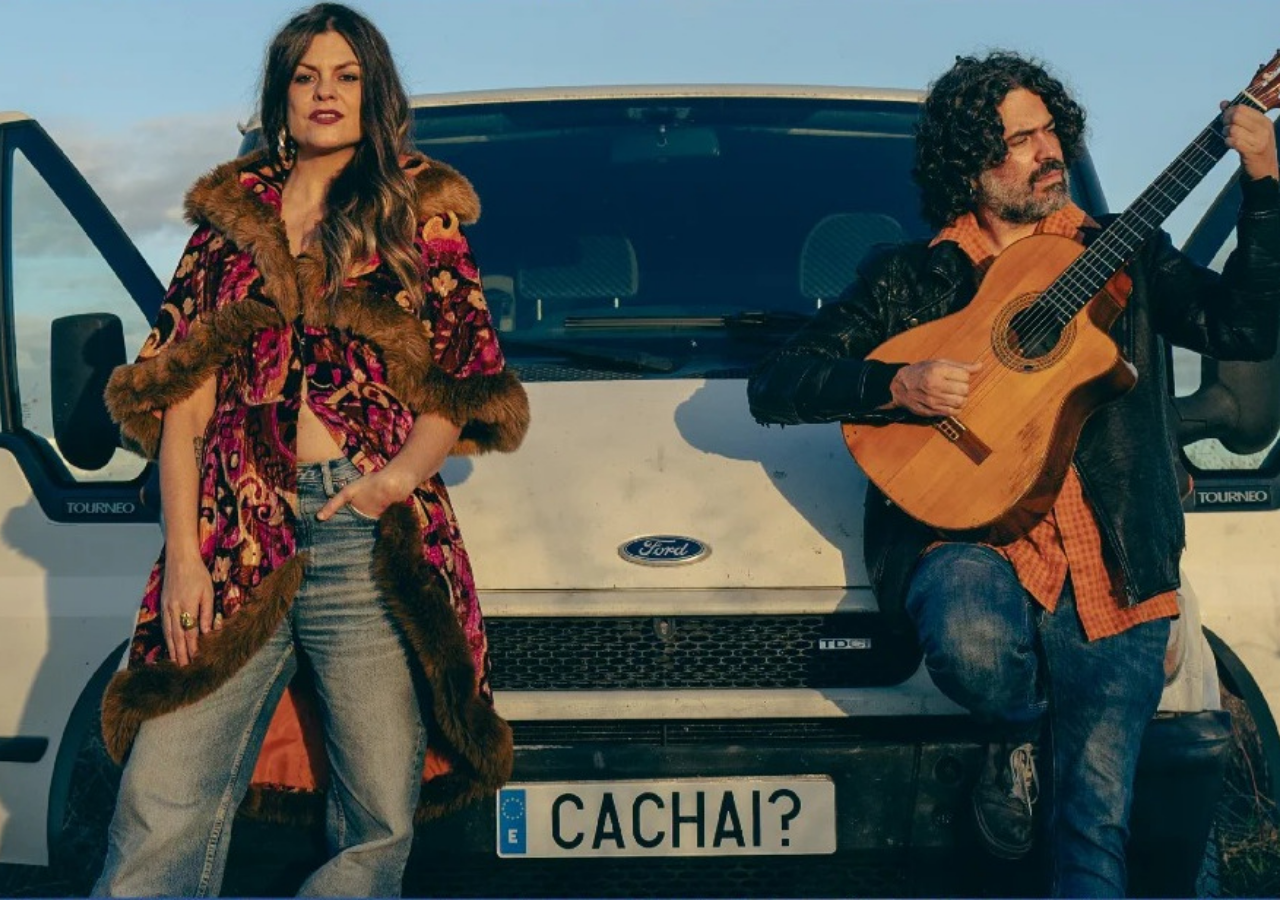
<file: index.html>
<!DOCTYPE html>
<html lang="es">
<head>
    <meta charset="UTF-8">
    <meta name="viewport" content="width=device-width, initial-scale=1.0">
    <title>Reyes 2025</title>
    <link rel="stylesheet" href="css/style.css">
    <link href="https://fonts.googleapis.com/css2?family=Roboto:wght@700&family=Lobster&display=swap" rel="stylesheet">
</head>
<body>
    <div class="content">
        <div class="full-page-image">
            <a href="html/regalo.html" class="hidden-link"></a>
        </div>
       
    </div>
</body>
</html>
</file>
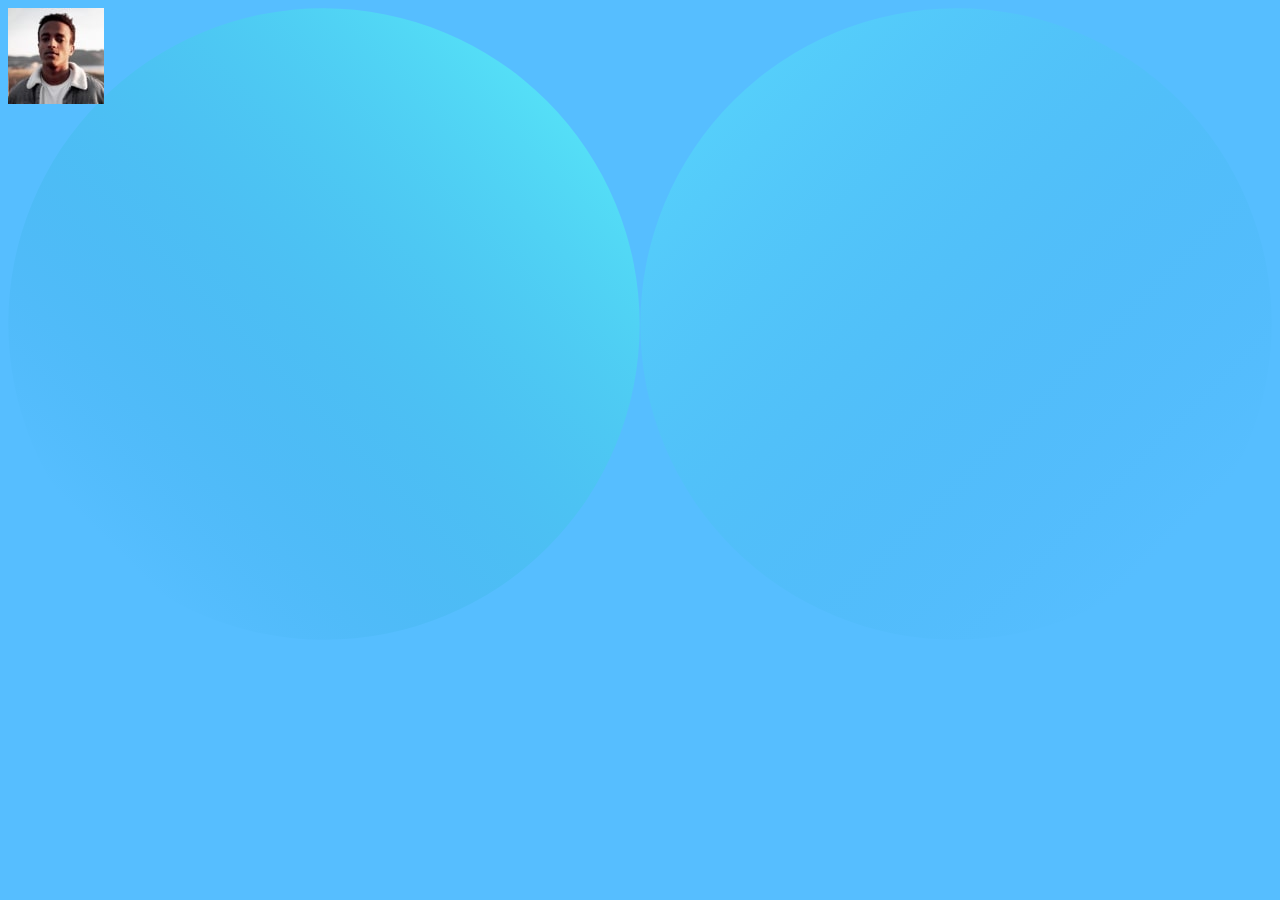
<file: reto/1/index.html>
<!DOCTYPE html>
<html lang="en">
<head>
    <meta charset="UTF-8">
    <meta name="viewport" content="width=device-width, initial-scale=1.0">
    <title>Tarjeta</title>
    <link rel="stylesheet" href="css/style.css">
</head>
<body>
    <img src="img/top-circle.svg" alt="circulo-top" class="circulo-top">
    <img src="img/bottom-circle.svg" alt="circulo-bottom" class="circulo-bottom">
    <article 
    <img src="img/card-pattern.svg" alt="card" id="tarjeta">
    <img src="img/victor.jpg" alt="foto-victor" id="foto"> 

    
</body>
</html>
</file>
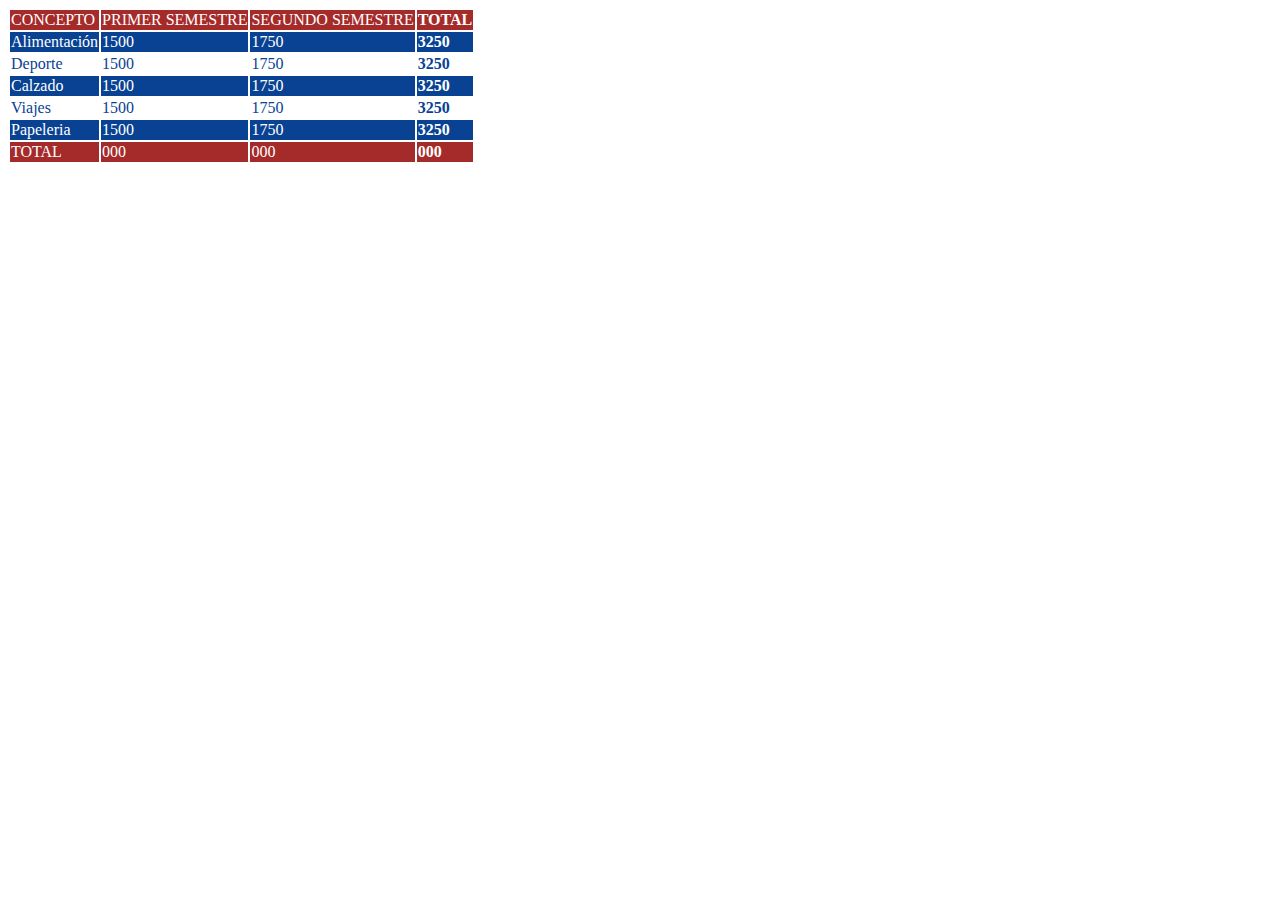
<file: EjerciciosLibro/Tema 3 css/3.1/index.html>
<!DOCTYPE html>
<html lang="en">
<head>
    <meta charset="UTF-8">
    <meta name="viewport" content="width=device-width, initial-scale=1.0">
    <title>Ejercicio 3.1</title>
    <link rel="stylesheet" href="css/style.css">
    </head>
<body>
    <table>
        <thead>
            <tr>
                <td>Concepto</td>
                <td>Primer semestre</td>
                <td>Segundo semestre</td>
                <td>Total</td>
            </tr>
        </thead>
   
    <tbody>
        <tr>
            <td>Alimentación</td>
            <td>1500</td><td>1750</td><td>3250</td>
        </tr>
        <tr>
            <td>Deporte</td>
            <td>1500</td><td>1750</td><td>3250</td>
        </tr>
        <tr>
            <td>Calzado</td>
            <td>1500</td><td>1750</td><td>3250</td>
        </tr>
        <tr>
            <td>Viajes</td>
            <td>1500</td><td>1750</td><td>3250</td>
        </tr>
        <tr>
            <td>Papeleria</td>
            <td>1500</td><td>1750</td><td>3250</td>
        </tr>
    </tbody>
    <tfoot>
        <tr>
            <td>Total</td>
            <td>000</td><td>000</td><td>000</td>
        </tr>
    </tfoot>
</table>

    
</body>
</html>
</file>
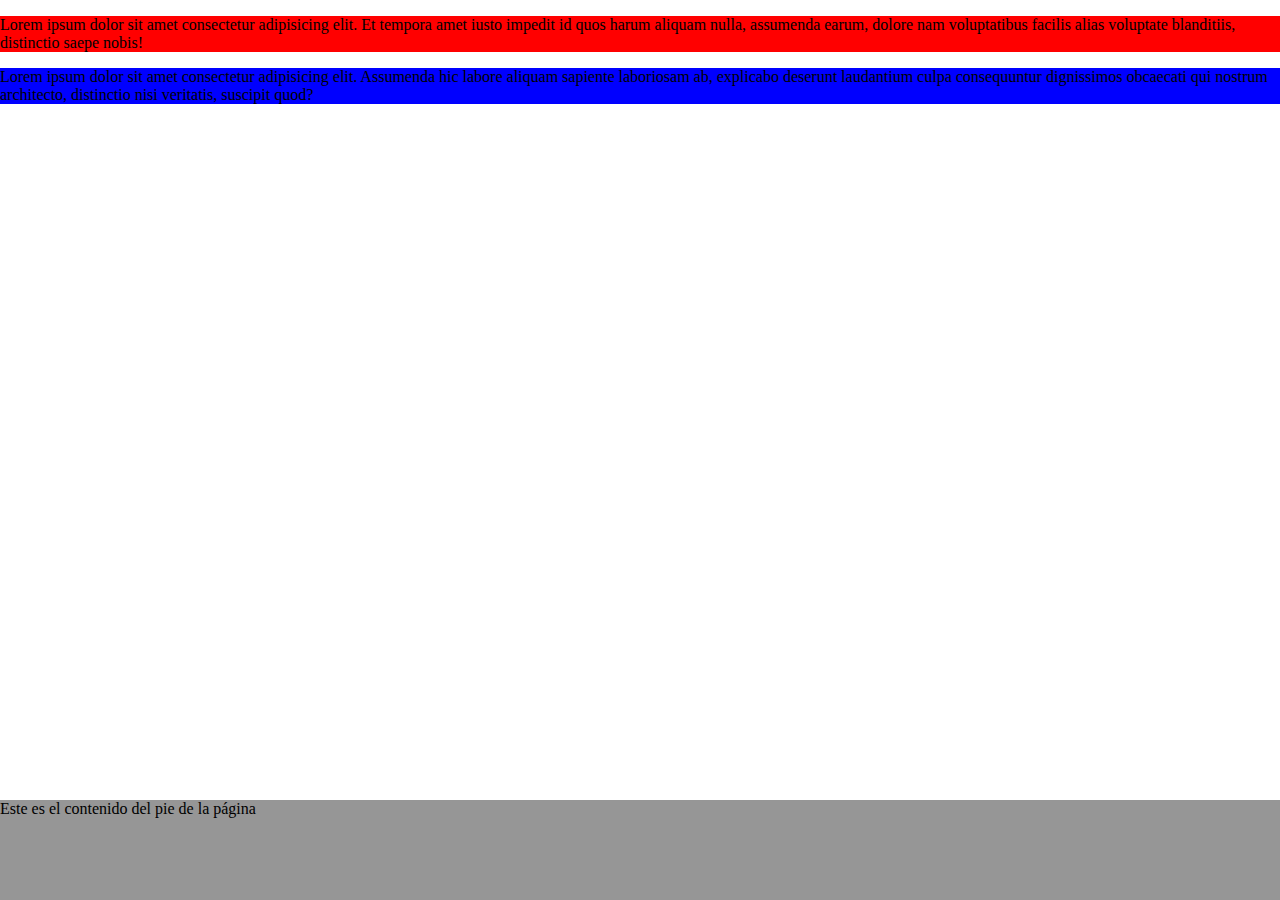
<file: EjerciciosLibro/Tema 3 css/3.2/index.html>
<!DOCTYPE html>
<html lang="en">
<head>
    <meta charset="UTF-8">
    <meta name="viewport" content="width=device-width, initial-scale=1.0">
    <title>Posicionamiento fijo</title>
    <link rel="stylesheet" href="css/style.css">
</head>
<body>
    <div id="div1">
        <p>Lorem ipsum dolor sit amet consectetur adipisicing elit. Et tempora amet iusto impedit id quos harum aliquam nulla, assumenda earum, dolore nam voluptatibus facilis alias voluptate blanditiis, distinctio saepe nobis!</p>
    </div>
    <div id="div2">
        <p>Lorem ipsum dolor sit amet consectetur adipisicing elit. Assumenda hic labore aliquam sapiente laboriosam ab, explicabo deserunt laudantium culpa consequuntur dignissimos obcaecati qui nostrum architecto, distinctio nisi veritatis, suscipit quod?</p>
    </div>
    
    <footer id="pie-documento">
        Este es el contenido del pie de la página
    </footer>
    
</body>
</html>
</file>
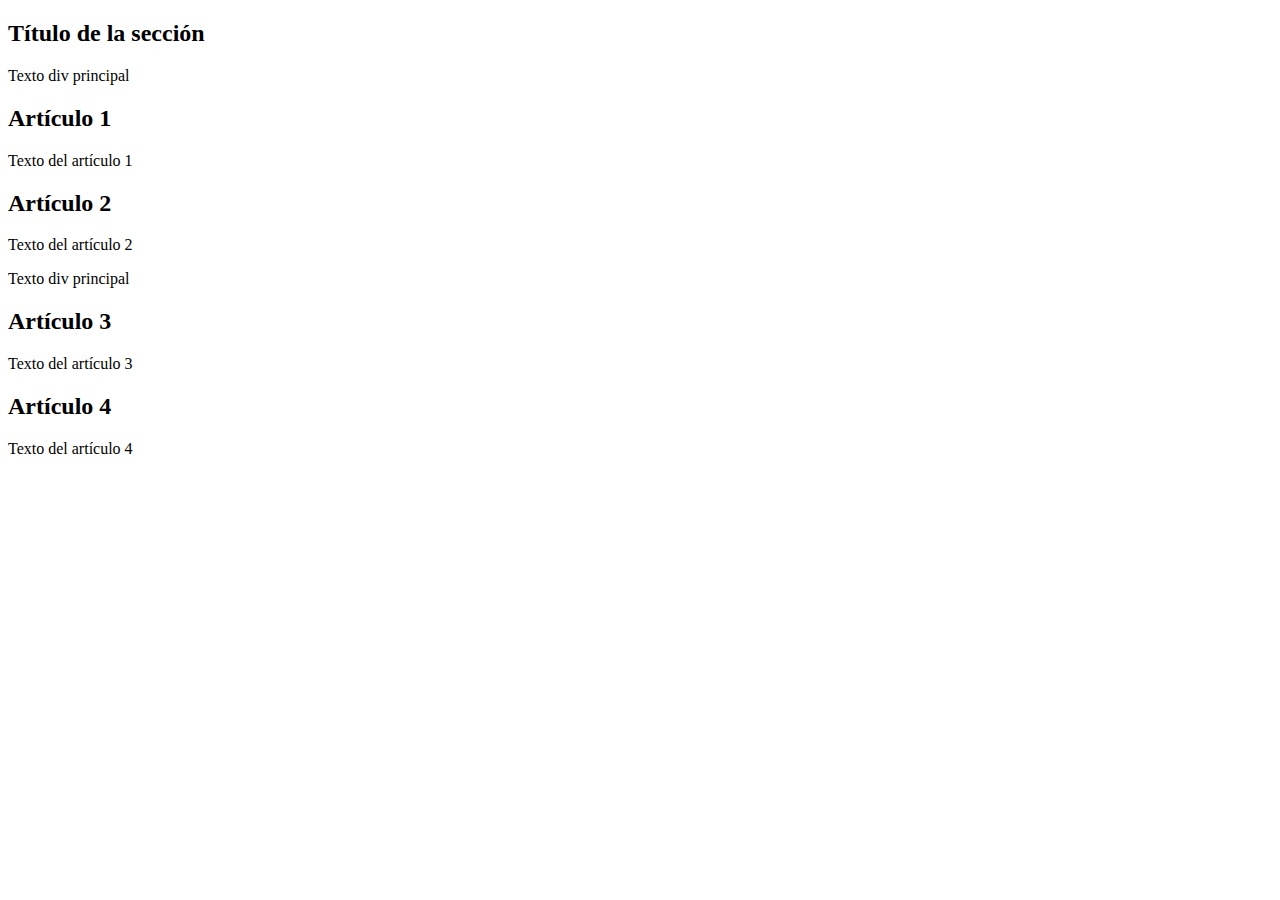
<file: EjerciciosLibro/Tema 3 css/3.3/index.html>
<!DOCTYPE html>
<html lang="en">
<head>
    <meta charset="UTF-8">
    <meta name="viewport" content="width=device-width, initial-scale=1.0">
    <title>Ejercicio 3.1</title>
</head>
<body>
    <h2>Título de la sección</h2>
    <div id="principal">
        Texto div principal
        <article class="Articulo">
            <h2>Artículo 1</h2>
            <p>Texto del artículo 1</p>
        </article>
        <article class="Articulo">
            <h2>Artículo 2</h2>
            <p>Texto del artículo 2</p>
        </article>
    </div>
    <div id="secundario">
        Texto div principal
        <article class="Articulo">
            <h2>Artículo 3</h2>
            <p>Texto del artículo 3</p>
        </article>
        <article class="Articulo">
            <h2>Artículo 4</h2>
            <p>Texto del artículo 4</p>
        </article>
    </div>
    
</body>
</html>
</file>
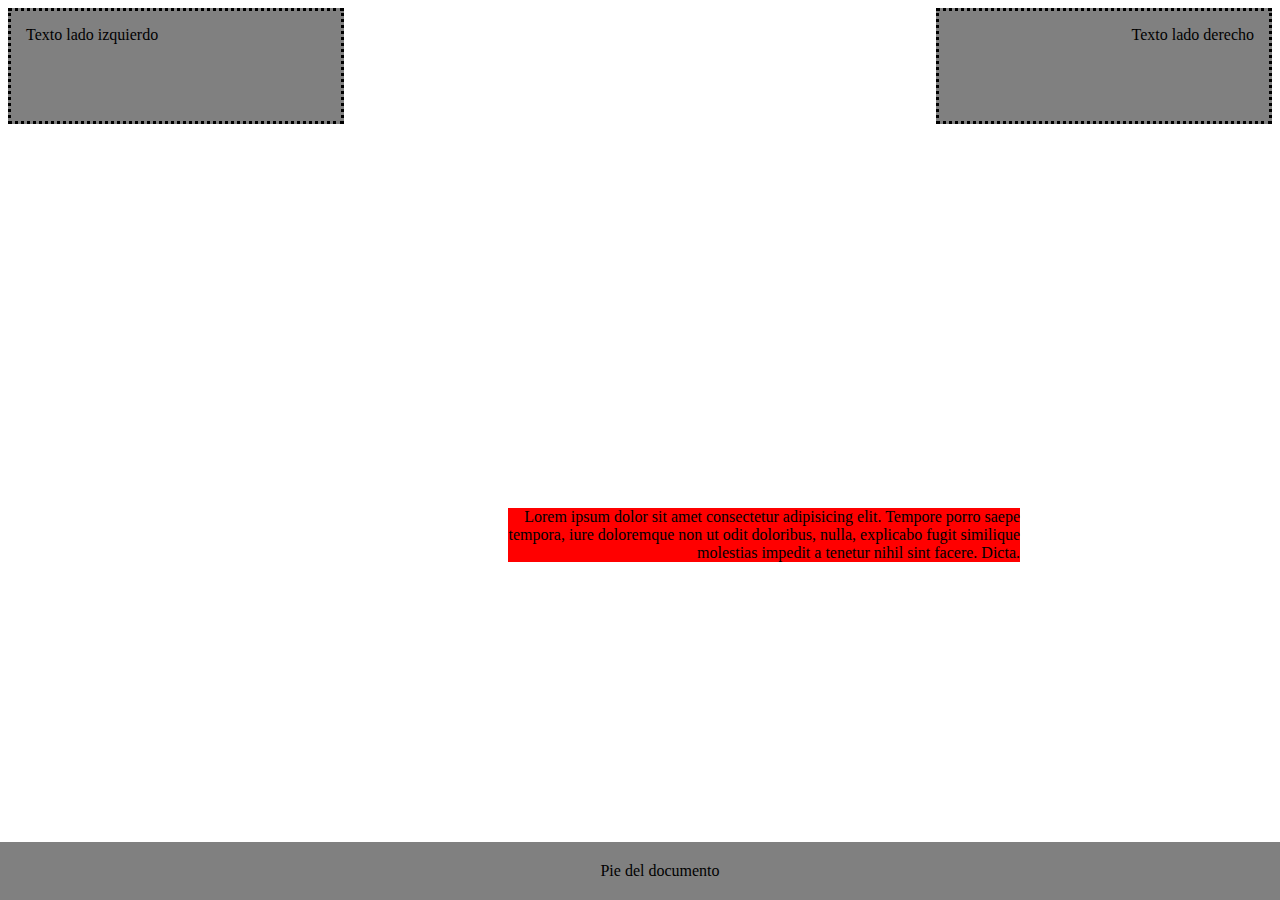
<file: EjerciciosLibro/Tema 3 css/3.4/index.html>
<!DOCTYPE html>
<html lang="en">
<head>
    <meta charset="UTF-8">
    <meta name="viewport" content="width=device-width, initial-scale=1.0">
    <title>Ejercicio 3.4</title>
    <link rel="stylesheet" href="css/style.css">

</head>
<body>
    <header>
        <div id="div-izquierda">Texto lado izquierdo</div>
        <div id="div-derecha">Texto lado derecho</div>
    </header>
    <article>
        <div id="texto-central">
            Lorem ipsum dolor sit amet consectetur adipisicing elit. Tempore porro saepe tempora, iure doloremque non ut odit doloribus, nulla, explicabo fugit similique molestias impedit a tenetur nihil sint facere. Dicta.
        </div>
    </article>
    
    <footer id="pie-pagina">
        Pie del documento
    </footer>
</body>
</html>
</file>
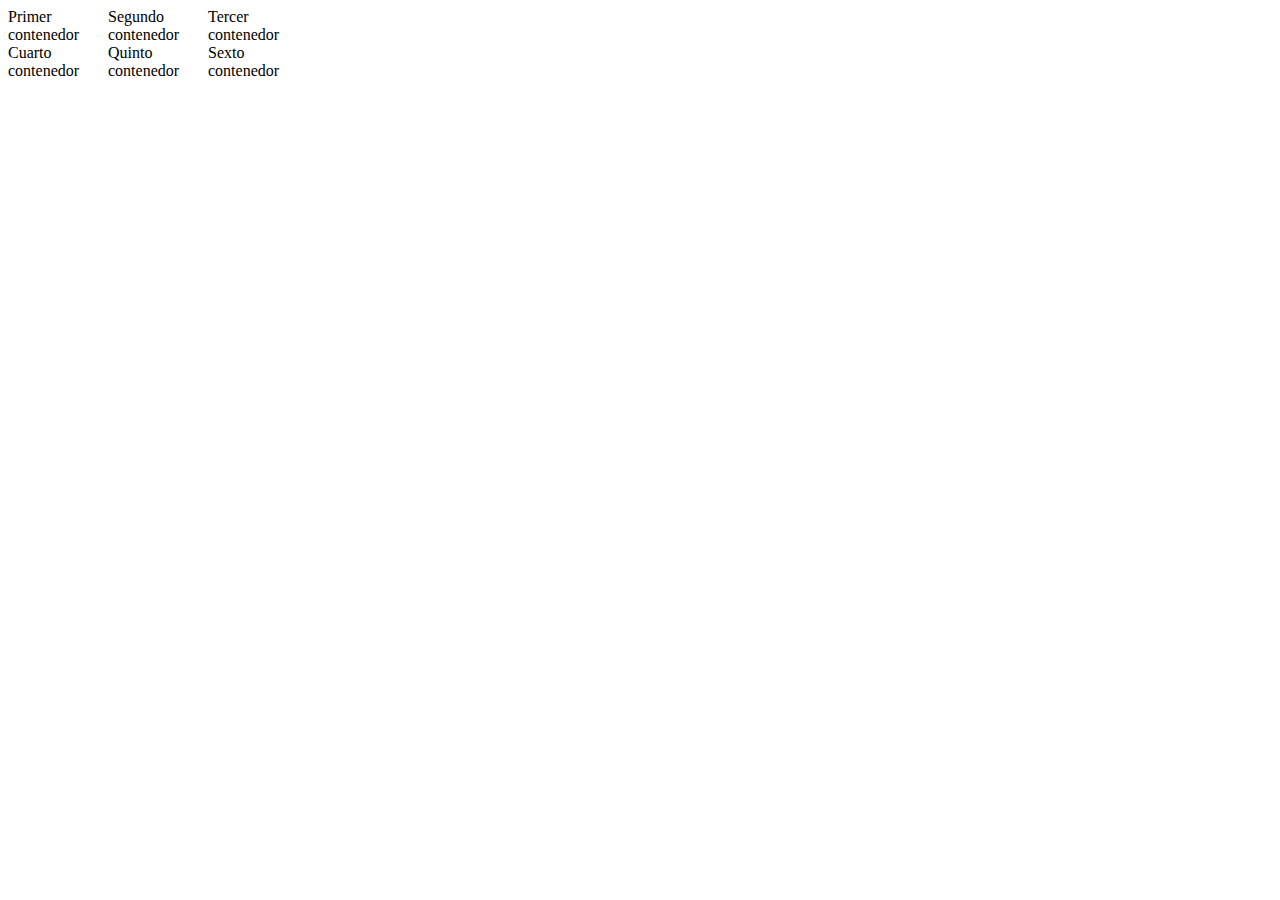
<file: EjerciciosLibro/Tema 3 css/Ejemplos/ejemploGrid/index.html>
<!DOCTYPE html>
<html lang="en">
<head>
    <meta charset="UTF-8">
    <meta name="viewport" content="width=device-width, initial-scale=1.0">
    <title>Ejemplo grid</title>
    <link rel="stylesheet" href="css/style.css">
</head>
<body>
    <div id="divGrid">
        <div>Primer contenedor</div>
        <div>Segundo contenedor</div>
        <div>Tercer contenedor</div>
        
        <div>Cuarto contenedor</div>
        <div>Quinto contenedor</div>
        <div>Sexto contenedor</div>
    
    </div>
</body>
</html>
</file>
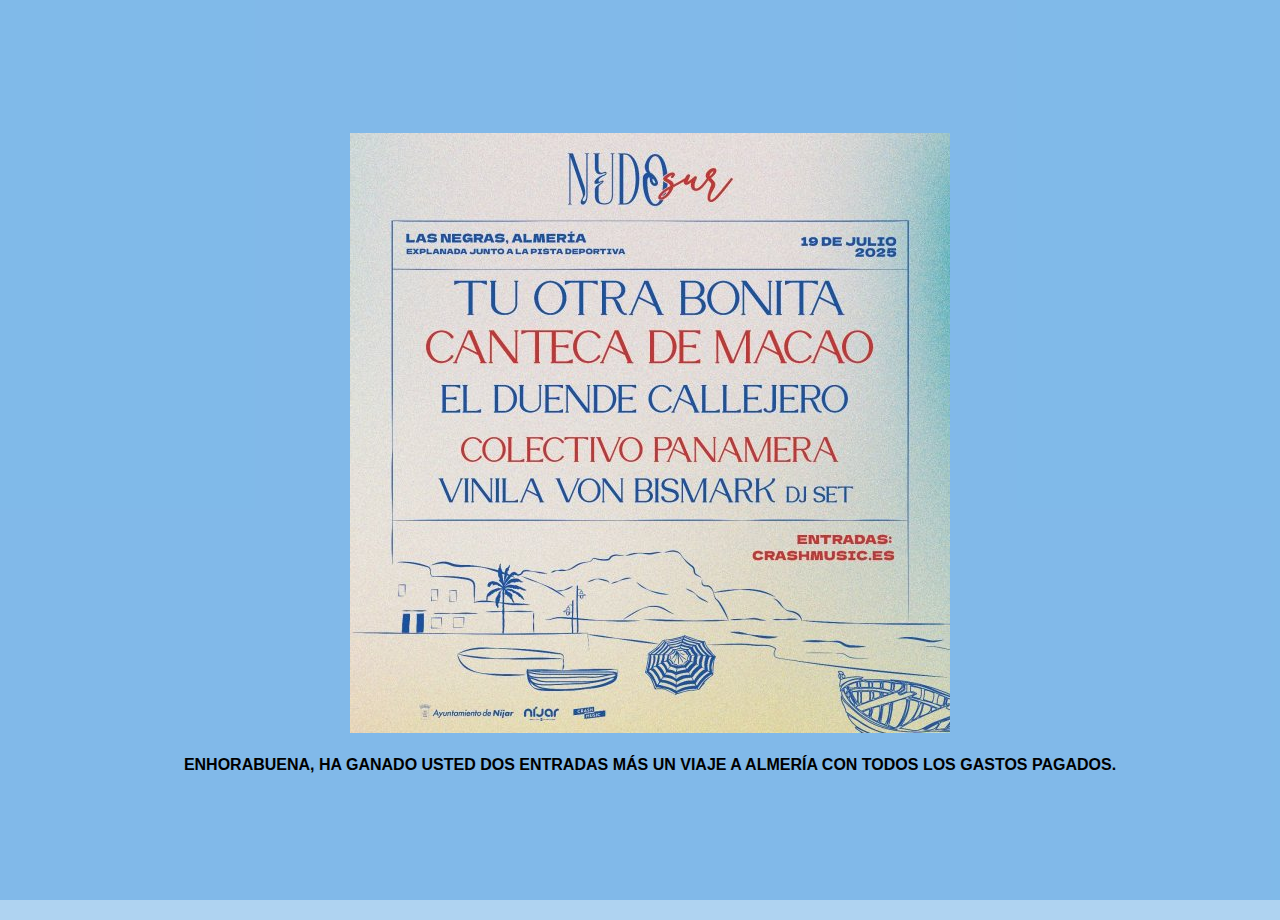
<file: html/regalo.html>
<!DOCTYPE html>
<html lang="es">
<head>
    <meta charset="UTF-8">
    <meta name="viewport" content="width=device-width, initial-scale=1.0">
    <title>Mapa y Cartel</title>
    <link rel="stylesheet" href="style.css">
</head>
<body>
    <div class="container">
        <div class="content">
            <div class="image-container">
                <img src="../img/cartel nudo sur.jpg" alt="Cartel" class="cartel">
            </div>
           
            
        </div>
        <div class="message">
            <strong>ENHORABUENA, HA GANADO USTED DOS ENTRADAS MÁS UN VIAJE A ALMERÍA CON TODOS LOS GASTOS PAGADOS.</strong>
        </div>
    </div>
</body>
</html>
</file>
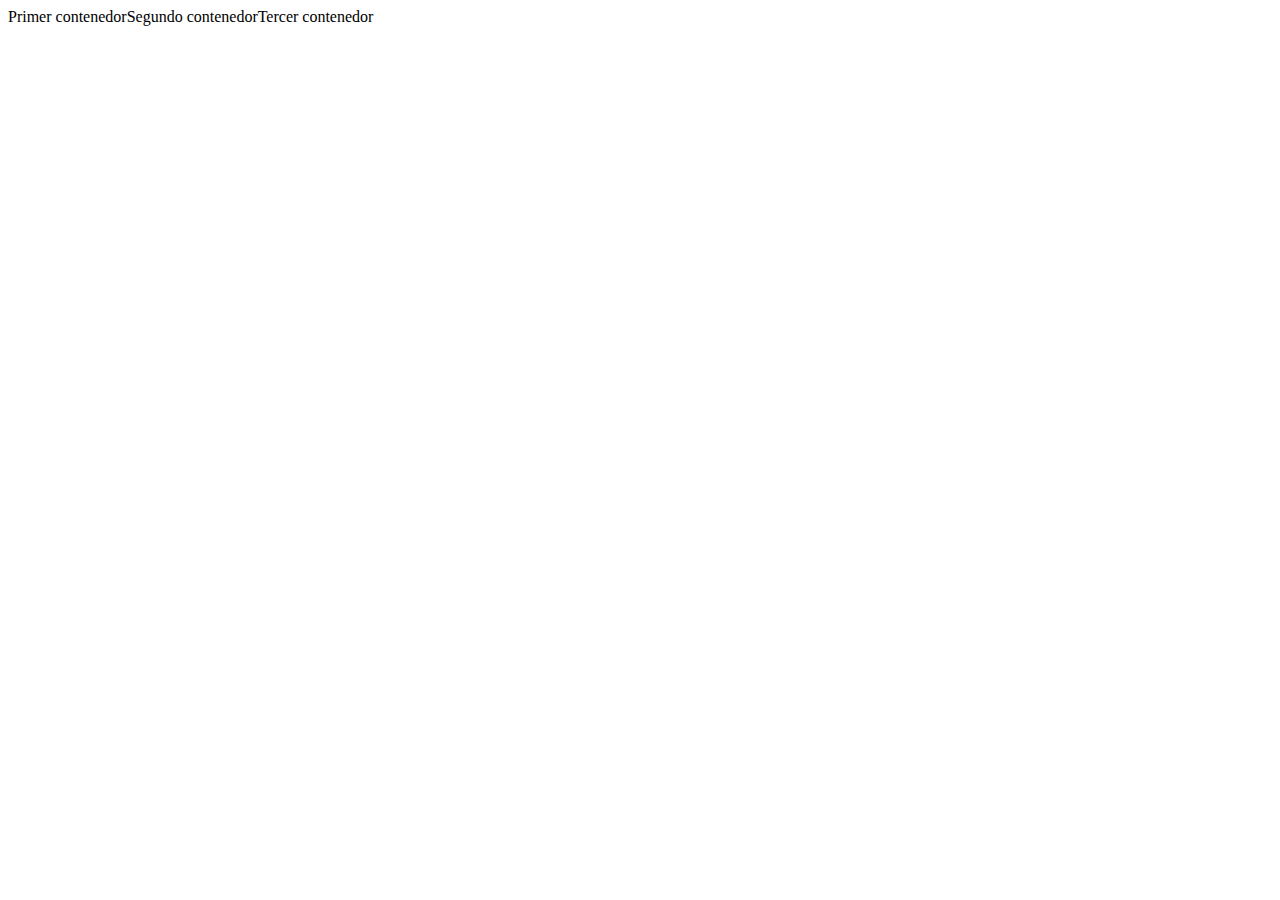
<file: EjerciciosLibro/Tema 3 css/Ejemplos/ejemploDisplay/ejemploDisplay.html>
<!DOCTYPE html>
<html lang="en">
<head>
    <meta charset="UTF-8">
    <meta name="viewport" content="width=device-width, initial-scale=1.0">
    <title>Ejemplo display</title>
    <link rel="stylesheet" href="css/style.css">
</head>
<body>
    <div id="divFlex">
        <div>Primer contenedor</div>
        <div>Segundo contenedor</div>
        <div>Tercer contenedor</div>
    </div>
    
</body>
</html>
</file>
<file: css/style.css>
body, html {
    margin: 0;
    padding: 0;
    height: 100%;
    width: 100%;
    overflow: hidden;
    font-family: Arial, sans-serif;
}

.content {
    display: flex;
    flex-direction: column;
    height: 100%;
}

.full-page-image {
    background: url('../img/cantaca de macao.jpg') no-repeat center center;
    background-size: cover;
    flex-grow: 1;
    position: relative;
    display: flex;
    justify-content: center;
    align-items: center;
}

.hidden-link {
    position: absolute;
    bottom: 7px; /* Ajusta este valor para mover el área clicable más arriba */
    left: 50%;
    transform: translateX(-50%);
    width: 250px; /* Ajusta este valor para definir el ancho del área clicable */
    height: 60px; /* Ajusta este valor para definir la altura del área clicable */
    background-color: rgba(0, 0, 0, 0); /* Color de fondo transparente */
    cursor: pointer;
    transition: transform 0.3s ease;
}

.hidden-link:hover {
    transform: translateX(-50%) translateY(-10px); /* Elevar el área clicable */
}




/* Estilos responsivos */
@media (max-width: 768px) {
    .hidden-link {
        width: 200px;
        height: 50px;
    }

   
}

@media (max-width: 480px) {
    .hidden-link {
        width: 150px;
        height: 40px;
    }

    
}
</file>
<file: reto/1/css/style.css>
body{
    margin=0;
    background-color: rgba(0, 157, 255, 0.662);
    display: block;
}

.circulo-top{
    width: 50%;
    float: left;
}
.circulo-bottom{
    width: 50%;
    float: right;

}

#foto, #tarjeta{
    position:fixed;


}
</file>
<file: EjerciciosLibro/Tema 3 css/3.1/css/style.css>
thead ,tfoot {
    background-color: brown;
    color: white;
    text-transform: uppercase;
}
td:last-child{
    font-weight: bolder;
}

tbody tr:nth-child(odd){
    background-color: #094293;
    color: white;

}
tbody tr:nth-child(even){
    background-color: white;
    color:#094293 ;
}
</file>
<file: EjerciciosLibro/Tema 3 css/3.2/css/style.css>
body{
    margin:0px;
}
#div1{
    width: 100%;
    background-color: red;
    
}
#div2{
    width: 100%;
    background-color: blue;
}
#pie-documento{
    position: fixed;
    bottom: 0px;
    width: 100%;
    height: 100px;
    background-color: rgb(150,150,150);
    
}
</file>
<file: EjerciciosLibro/Tema 3 css/3.4/css/style.css>
#div-izquierda{
    background-color: grey;
    width: 300px;
    height: 80px;
    float: left;
    border-style: dotted;
    padding: 15px;
    

}
#div-derecha{
    background-color: grey;
    width: 300px;
    height: 80px;
    float: right;
    border-style: dotted;  
    text-align: right; 
    padding: 15px;
    
}

#texto-central{
    margin: 500px;
    width: 40%;
    padding: 0px;
    
    background-color: red;
    text-align: right;
    position: absolute;
    
    

    
}

#pie-pagina{
    
    display: grid;
    width: 100%;
    left: 0px;
    bottom: 0px;
    position: fixed ;
    background-color: grey;
    text-align: center;
    padding:20px;
    
}
</file>
<file: EjerciciosLibro/Tema 3 css/Ejemplos/ejemploGrid/css/style.css>
#divGrid{
    display:grid;
    /*grid-template-columns: auto auto auto;*/
    grid-template-columns: 100px 100px 100px;
}
</file>
<file: html/style.css>
body, html {
    margin: 0;
    padding: 0;
    height: 100%;
    width: 100%;
    overflow: hidden;
    font-family: Arial, sans-serif;
    background-color: rgba(65, 152, 222, 0.424);
}

.container {
    display: flex;
    flex-direction: column;
    align-items: center;
    justify-content: center;
    height: 100%;
    width: 100%;
    padding: 10px;
}

.content {
    display: flex;
    flex-direction: column;
    align-items: center;
    width: 100%;
}

.image-container {
    display: flex;
    justify-content: center;
    align-items: center;
    width: 100%;
    max-width: 800px;
    margin-bottom: 10px; /* Ajusta este valor para acercar la imagen al texto */
}

.image-container img {
    max-width: 100%;
    height: auto;
}

.message {
    text-align: center;
    margin: 10px 0; /* Ajusta este valor para acercar el texto a la imagen */
    line-height: 1.5;
    padding: 0 10px;
}

.pdf {
    display: inline-block;
    margin-bottom: 10px; /* Ajusta este valor para posicionar el enlace */
    padding: 10px 20px;
    background-color: #007BFF;
    color: #fff;
    text-decoration: none;
    border-radius: 5px;
}

.premio {
    display: none; /* Oculta este div si no es necesario */
}

/* Mantener el reproductor de audio visible */
audio {
    display: block;
    margin-top: 20px; /* Ajusta este valor según sea necesario */
    width: 100%;
    max-width: 600px;
}

/* Estilos responsivos para pantallas más pequeñas */
@media (max-width: 768px) {
    .pdf {
        padding: 8px 16px;
        font-size: 14px;
    }

    audio {
        width: 100%;
        max-width: 400px;
    }
}

@media (max-width: 480px) {
    .pdf {
        padding: 6px 12px;
        font-size: 12px;
    }

    audio {
        width: 100%;
        max-width: 300px;
    }
}
</file>
<file: EjerciciosLibro/Tema 3 css/Ejemplos/ejemploDisplay/css/style.css>
#divFlex{
    display: flex;
    flex-direction: row;
}
</file>
